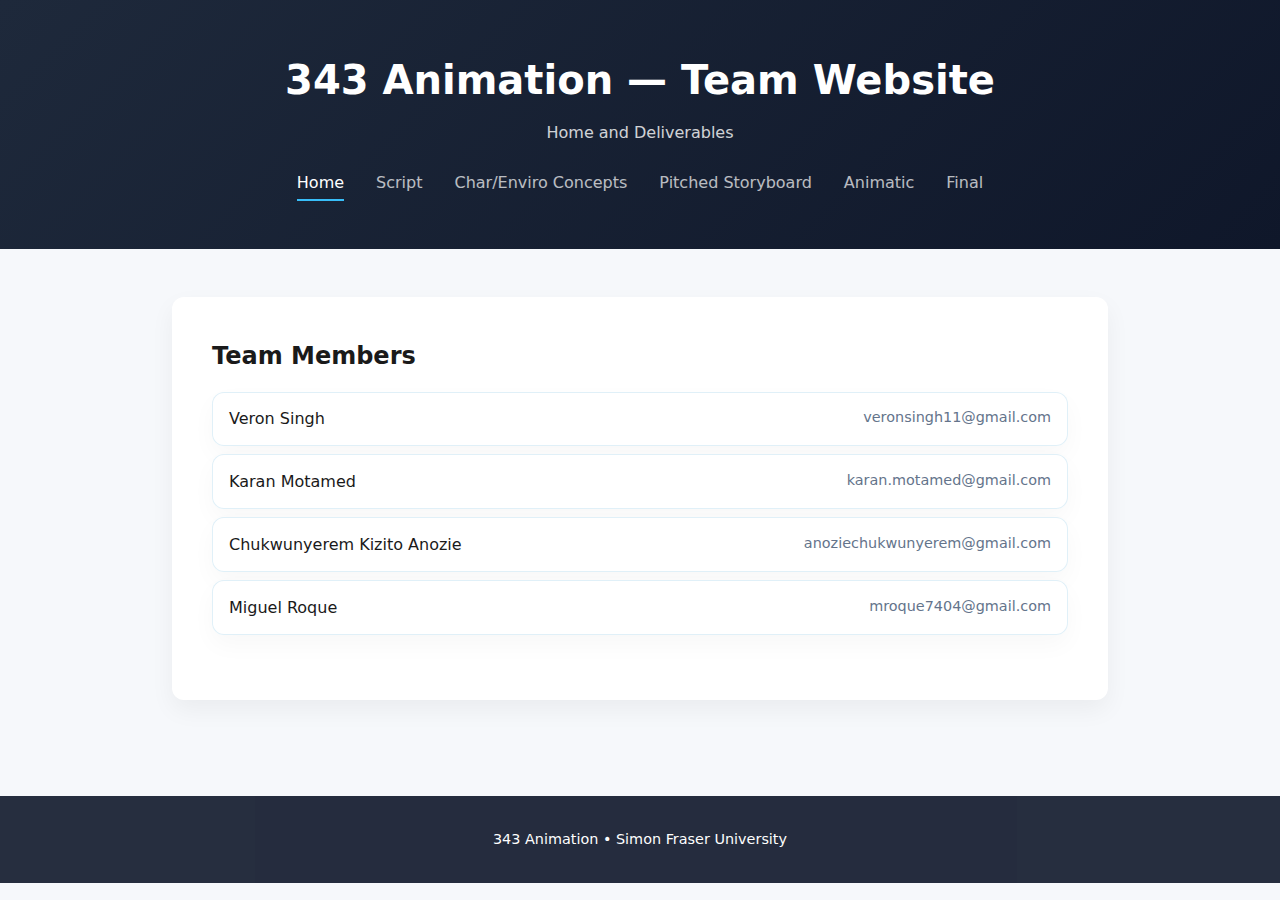
<file: index.html>
<!doctype html>
<html lang="en">
  <head>
    <meta charset="UTF-8" />
    <title>Team Website!</title>
    <link rel="stylesheet" href="styles.css" />
    <meta name="viewport" content="width=device-width, initial-scale=1" />
  </head>
  <body>
    <header class="site-header">
      <h1>343 Animation — Team Website</h1>
      <p class="subtitle">Home and Deliverables</p>
      <nav>
        <a href="index.html" class="active">Home</a>
        <a href="script.html">Script</a>
        <a href="concepts.html">Char/Enviro Concepts</a>
        <a href="storyboard.html">Pitched Storyboard</a>
        <a href="animatic.html">Animatic</a>
        <a href="final.html">Final</a>
      </nav>
    </header>

    <main class="container">
      <!-- Intro + Team Members -->
      <section class="intro">
        <h2>Team Members</h2>
        <p></p>

        <div class="member-list">
          <div class="member-item">
            Veron Singh <span class="right-email">veronsingh11@gmail.com</span>
          </div>
          <div class="member-item">
            Karan Motamed
            <span class="right-email">karan.motamed@gmail.com</span>
          </div>
          <div class="member-item">
            Chukwunyerem Kizito Anozie
            <span class="right-email">anoziechukwunyerem@gmail.com</span>
          </div>
          <div class="member-item">
            Miguel Roque <span class="right-email">mroque7404@gmail.com</span>
          </div>
        </div>

        <br />
      </section>

      <!-- Weekly Blogs -->
    </main>

    <footer>
      <p>343 Animation • Simon Fraser University</p>
    </footer>
  </body>
</html>
<!--     <section class="blog-feed">
      <h2>Posts</h2>

      <article class="blog-card">
        <h3>Week 1 — Project Concept & Vision</h3>
        <p class="blog-meta">Posted by Team • Jan 19, 2026</p>
        <p>
          This week, our team focused on establishing a clear concept and vision for our animation project. We brainstormed various ideas, themes, and styles to determine the direction we wanted to take.
        </p>
        <a href="week1.html" class="read-more">Read More →</a>
      </article>

      <article class="blog-card">
        <h3>Week 2 — Prototyping</h3>
        <p class="blog-meta">Posted by Team • Jan 2026</p>
        <p>
         sample text
        </p>
        <a href="#" class="read-more">Read More →</a>
      </article>


    </section> -->
</file>
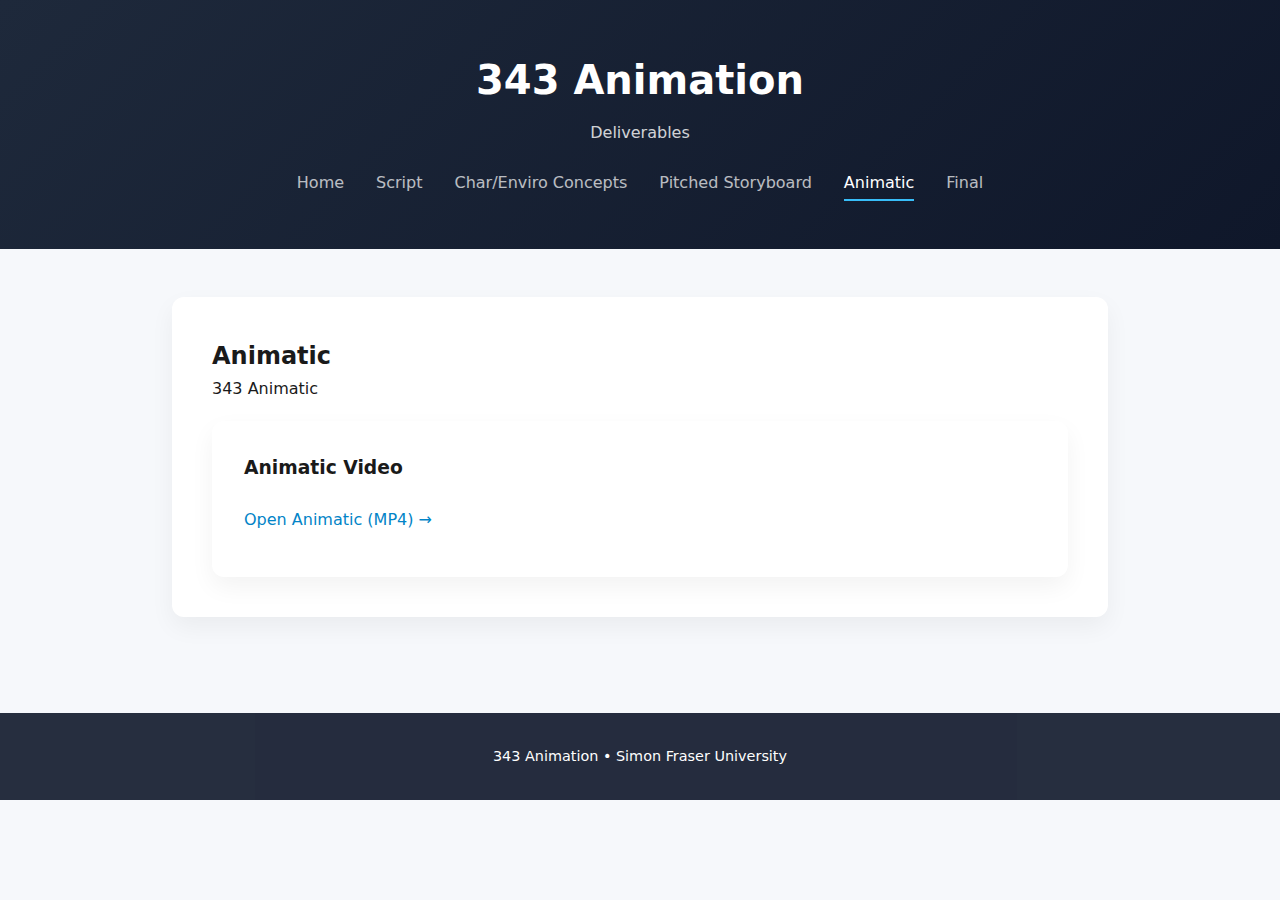
<file: animatic.html>
<!doctype html>
<html lang="en">
  <head>
    <meta charset="UTF-8" />
    <title>Animatic!</title>
    <link rel="stylesheet" href="styles.css" />
    <meta name="viewport" content="width=device-width, initial-scale=1" />
  </head>
  <body>
    <header class="site-header">
      <h1>343 Animation</h1>
      <p class="subtitle">Deliverables</p>
      <nav>
        <a href="index.html">Home</a>
        <a href="script.html">Script</a>
        <a href="concepts.html">Char/Enviro Concepts</a>
        <a href="storyboard.html">Pitched Storyboard</a>
        <a href="animatic.html" class="active">Animatic</a>
        <a href="final.html">Final</a>
      </nav>
    </header>

    <main class="container">
      <section class="intro">
        <h2>Animatic</h2>
        <p>343 Animatic</p>

        <div class="resource-grid">
          <div class="resource-card">
            <h3>Animatic Video</h3>
            <p>
              <a
                class="read-more"
                href="images/343animatic.mp4"
                target="_blank"
                rel="noopener"
                >Open Animatic (MP4) →</a
              >
            </p>
            <p style="margin-top: 0.75rem; color: #64748b"></p>
          </div>
        </div>
      </section>
    </main>

    <footer>
      <p>343 Animation • Simon Fraser University</p>
    </footer>
  </body>
</html>
</file>
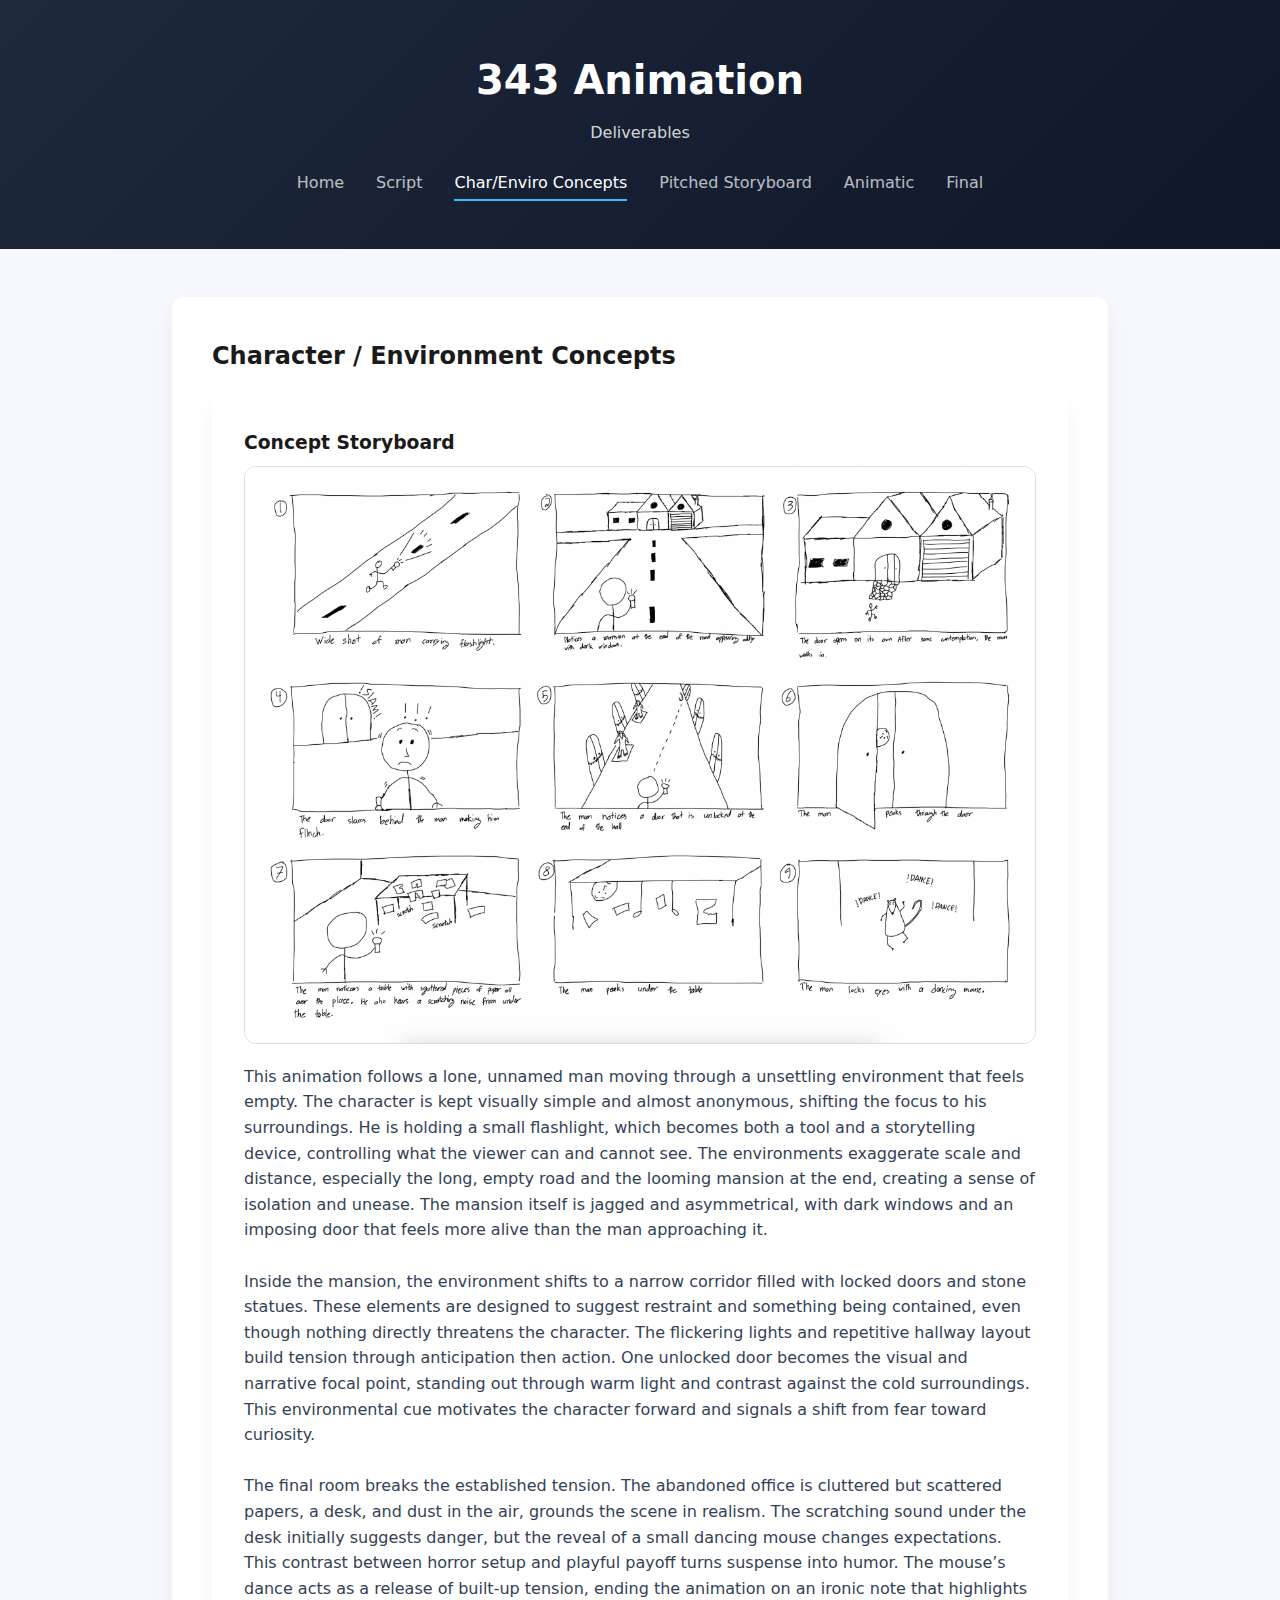
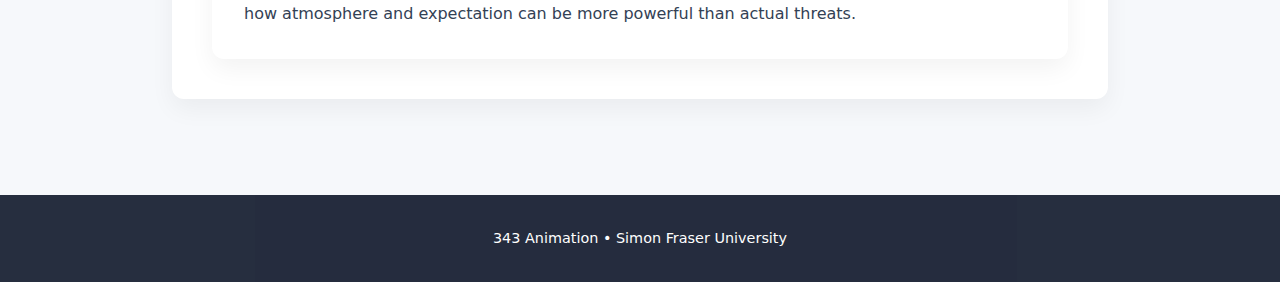
<file: concepts.html>
<!doctype html>
<html lang="en">
  <head>
    <meta charset="UTF-8" />
    <title>Char/Enviro Concepts!</title>
    <link rel="stylesheet" href="styles.css" />
    <meta name="viewport" content="width=device-width, initial-scale=1" />
  </head>
  <body>
    <header class="site-header">
      <h1>343 Animation</h1>
      <p class="subtitle">Deliverables</p>
      <nav>
        <a href="index.html">Home</a>
        <a href="script.html">Script</a>
        <a href="concepts.html" class="active">Char/Enviro Concepts</a>
        <a href="storyboard.html">Pitched Storyboard</a>
        <a href="animatic.html">Animatic</a>
        <a href="final.html">Final</a>
      </nav>
    </header>

    <main class="container">
      <section class="intro">
        <h2>Character / Environment Concepts</h2>
        <p></p>

        <div class="resource-grid">
          <div class="resource-card">
            <h3>Concept Storyboard</h3>
            <img
              src="images/conceptstoryboard.png"
              alt="Concept Storyboard"
              style="
                width: 100%;
                border-radius: 12px;
                border: 1px solid rgba(15, 23, 42, 0.15);
              "
            />
            <p style="margin-top: 0.75rem">
              This animation follows a lone, unnamed man moving through a
              unsettling environment that feels empty. The character is kept
              visually simple and almost anonymous, shifting the focus to his
              surroundings. He is holding a small flashlight, which becomes both
              a tool and a storytelling device, controlling what the viewer can
              and cannot see. The environments exaggerate scale and distance,
              especially the long, empty road and the looming mansion at the
              end, creating a sense of isolation and unease. The mansion itself
              is jagged and asymmetrical, with dark windows and an imposing door
              that feels more alive than the man approaching it.
              <br /><br />
              Inside the mansion, the environment shifts to a narrow corridor
              filled with locked doors and stone statues. These elements are
              designed to suggest restraint and something being contained, even
              though nothing directly threatens the character. The flickering
              lights and repetitive hallway layout build tension through
              anticipation then action. One unlocked door becomes the visual and
              narrative focal point, standing out through warm light and
              contrast against the cold surroundings. This environmental cue
              motivates the character forward and signals a shift from fear
              toward curiosity.
              <br /><br />
              The final room breaks the established tension. The abandoned
              office is cluttered but scattered papers, a desk, and dust in the
              air, grounds the scene in realism. The scratching sound under the
              desk initially suggests danger, but the reveal of a small dancing
              mouse changes expectations. This contrast between horror setup and
              playful payoff turns suspense into humor. The mouse’s dance acts
              as a release of built-up tension, ending the animation on an
              ironic note that highlights how atmosphere and expectation can be
              more powerful than actual threats.
            </p>
          </div>
        </div>
      </section>
    </main>

    <footer>
      <p>343 Animation • Simon Fraser University</p>
    </footer>
  </body>
</html>
</file>
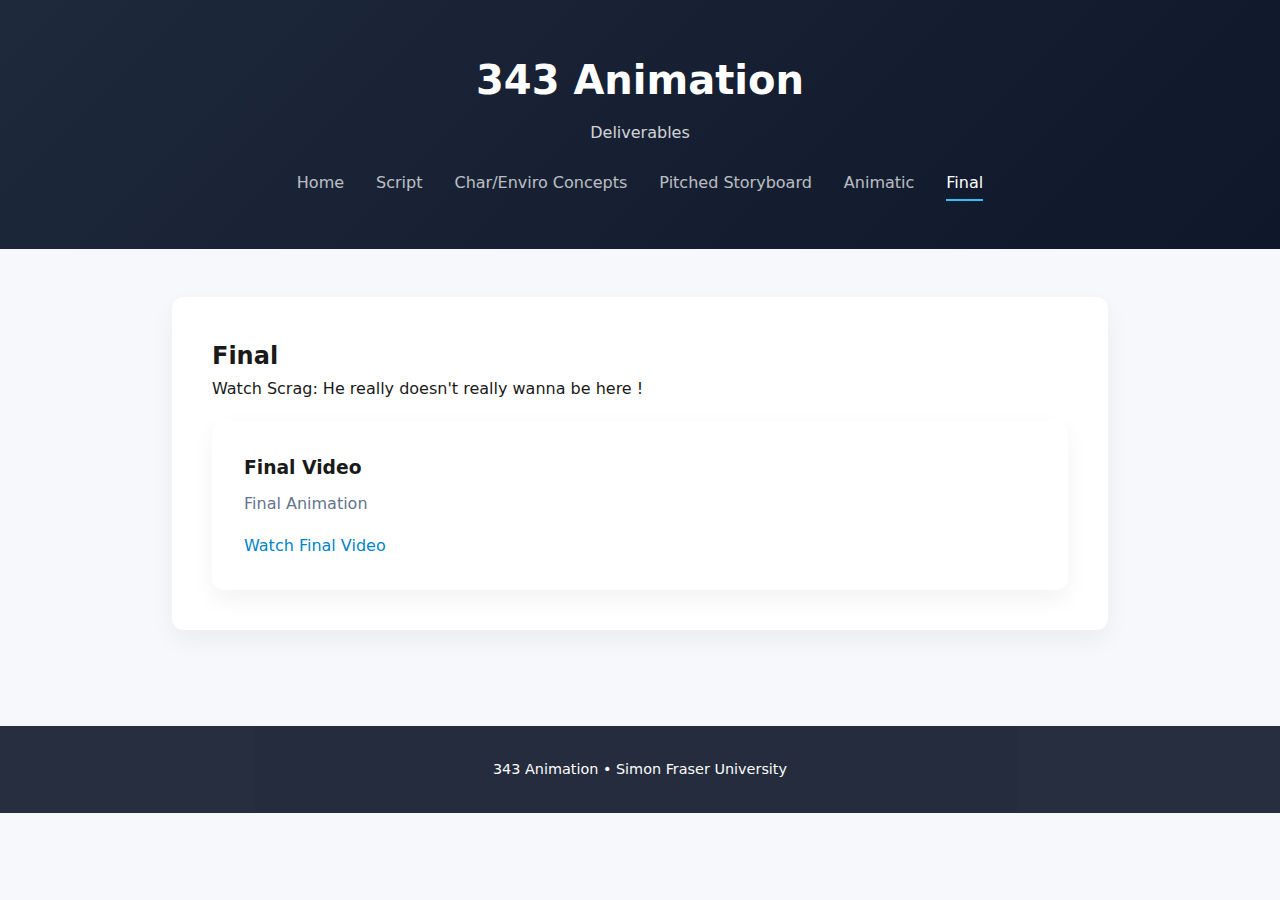
<file: final.html>
<!doctype html>
<html lang="en">
  <head>
    <meta charset="UTF-8" />
    <title>Final!</title>
    <link rel="stylesheet" href="styles.css" />
    <meta name="viewport" content="width=device-width, initial-scale=1" />
  </head>
  <body>
    <header class="site-header">
      <h1>343 Animation</h1>
      <p class="subtitle">Deliverables</p>
      <nav>
        <a href="index.html">Home</a>
        <a href="script.html">Script</a>
        <a href="concepts.html">Char/Enviro Concepts</a>
        <a href="storyboard.html">Pitched Storyboard</a>
        <a href="animatic.html">Animatic</a>
        <a href="final.html" class="active">Final</a>
      </nav>
    </header>

    <main class="container">
      <section class="intro">
        <h2>Final</h2>
        <p>Watch Scrag: He really doesn't really wanna be here !</p>

        <div class="resource-grid">
          <div class="resource-card">
            <h3>Final Video</h3>
            <p style="color: #64748b">Final Animation</p>
            <p>
              <a class="read-more" href="https://youtu.be/eGX-V6AXsGs"
                >Watch Final Video</a
              >
            </p>
          </div>
        </div>
      </section>
    </main>
  </body>

  <footer>
    <p>343 Animation • Simon Fraser University</p>
  </footer>
</html>
</file>
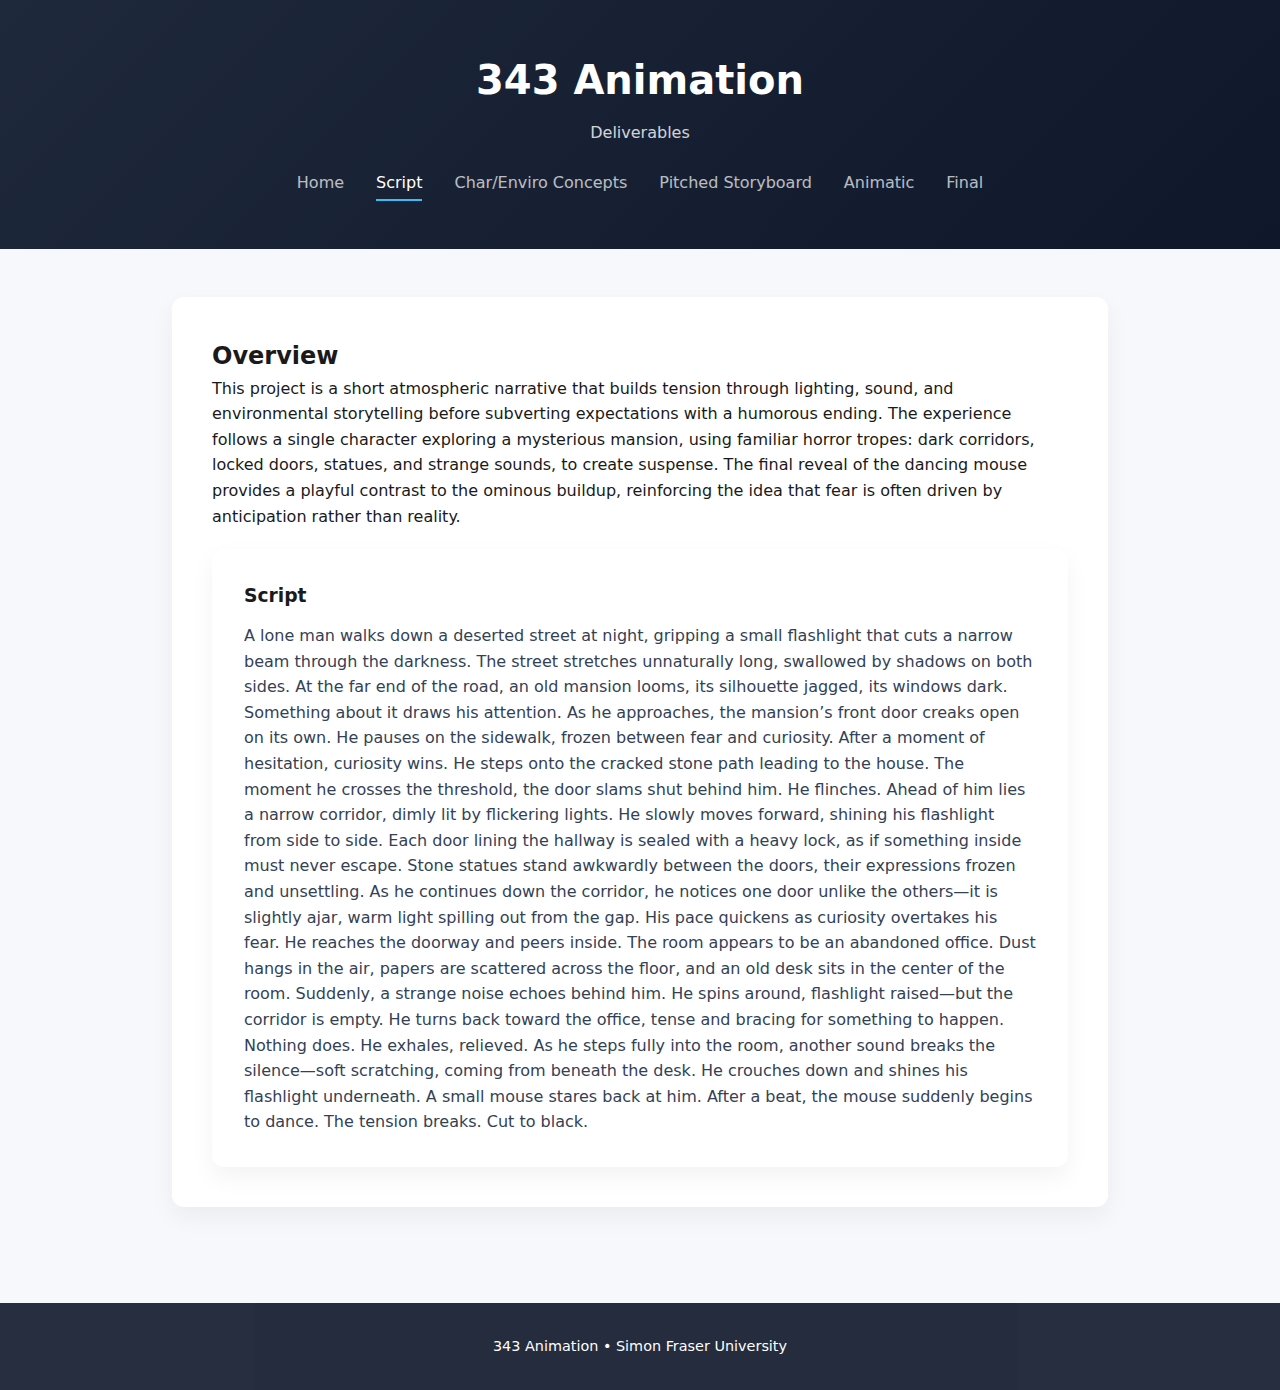
<file: script.html>
<!doctype html>
<html lang="en">
  <head>
    <meta charset="UTF-8" />
    <title>Script!</title>
    <link rel="stylesheet" href="styles.css" />
    <meta name="viewport" content="width=device-width, initial-scale=1" />
  </head>
  <body>
    <header class="site-header">
      <h1>343 Animation</h1>
      <p class="subtitle">Deliverables</p>
      <nav>
        <a href="index.html">Home</a>
        <a href="script.html" class="active">Script</a>
        <a href="concepts.html">Char/Enviro Concepts</a>
        <a href="storyboard.html">Pitched Storyboard</a>
        <a href="animatic.html">Animatic</a>
        <a href="final.html">Final</a>
      </nav>
    </header>

    <main class="container">
      <section class="intro">
        <h2>Overview</h2>
        <p>
          This project is a short atmospheric narrative that builds tension
          through lighting, sound, and environmental storytelling before
          subverting expectations with a humorous ending. The experience follows
          a single character exploring a mysterious mansion, using familiar
          horror tropes: dark corridors, locked doors, statues, and strange
          sounds, to create suspense. The final reveal of the dancing mouse
          provides a playful contrast to the ominous buildup, reinforcing the
          idea that fear is often driven by anticipation rather than reality.
        </p>

        <div class="resource-grid">
          <div class="resource-card">
            <h3>Script</h3>
            <p></p>

            <p style="margin-top: 0.75rem">
              A lone man walks down a deserted street at night, gripping a small
              flashlight that cuts a narrow beam through the darkness. The
              street stretches unnaturally long, swallowed by shadows on both
              sides. At the far end of the road, an old mansion looms, its
              silhouette jagged, its windows dark. Something about it draws his
              attention. As he approaches, the mansion’s front door creaks open
              on its own. He pauses on the sidewalk, frozen between fear and
              curiosity. After a moment of hesitation, curiosity wins. He steps
              onto the cracked stone path leading to the house. The moment he
              crosses the threshold, the door slams shut behind him. He
              flinches. Ahead of him lies a narrow corridor, dimly lit by
              flickering lights. He slowly moves forward, shining his flashlight
              from side to side. Each door lining the hallway is sealed with a
              heavy lock, as if something inside must never escape. Stone
              statues stand awkwardly between the doors, their expressions
              frozen and unsettling. As he continues down the corridor, he
              notices one door unlike the others—it is slightly ajar, warm light
              spilling out from the gap. His pace quickens as curiosity
              overtakes his fear. He reaches the doorway and peers inside. The
              room appears to be an abandoned office. Dust hangs in the air,
              papers are scattered across the floor, and an old desk sits in the
              center of the room. Suddenly, a strange noise echoes behind him.
              He spins around, flashlight raised—but the corridor is empty. He
              turns back toward the office, tense and bracing for something to
              happen. Nothing does. He exhales, relieved. As he steps fully into
              the room, another sound breaks the silence—soft scratching, coming
              from beneath the desk. He crouches down and shines his flashlight
              underneath. A small mouse stares back at him. After a beat, the
              mouse suddenly begins to dance. The tension breaks. Cut to black.
            </p>
          </div>
        </div>
      </section>
    </main>

    <footer>
      <p>343 Animation • Simon Fraser University</p>
    </footer>
  </body>
</html>
</file>
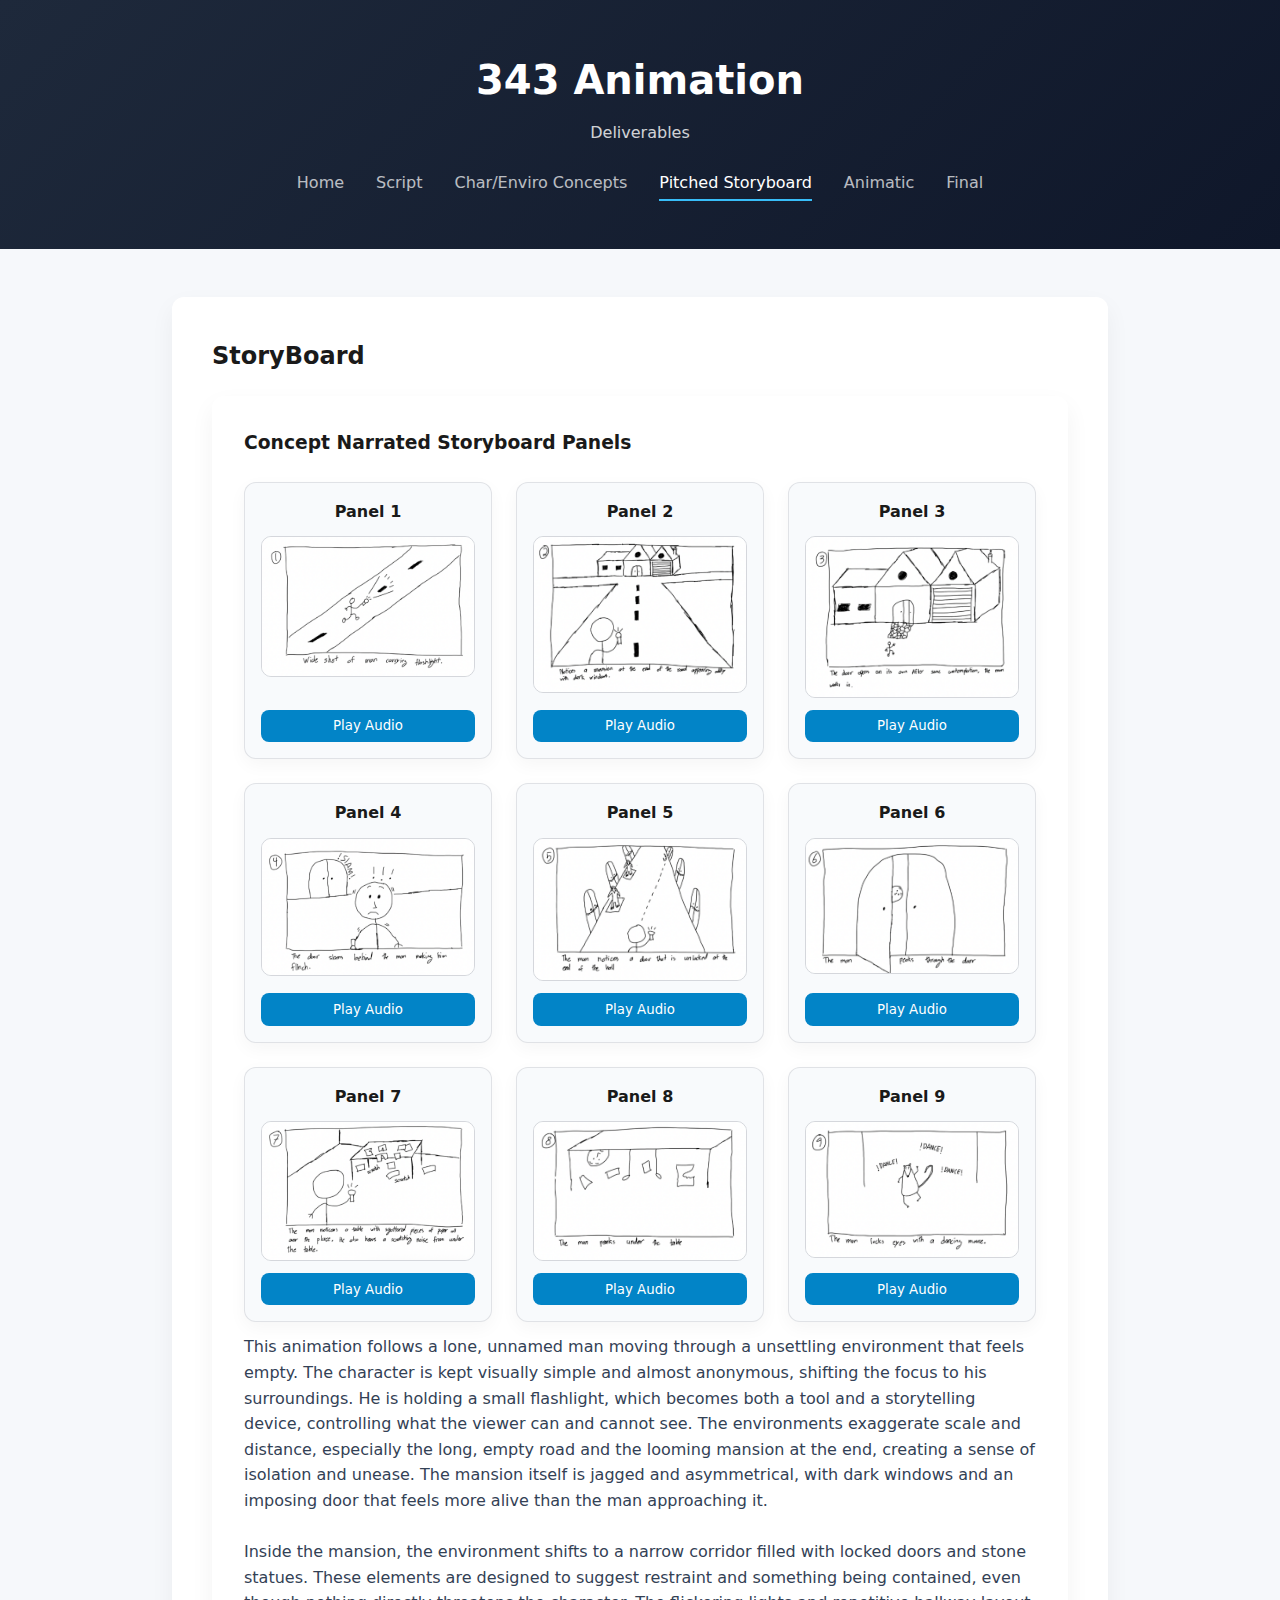
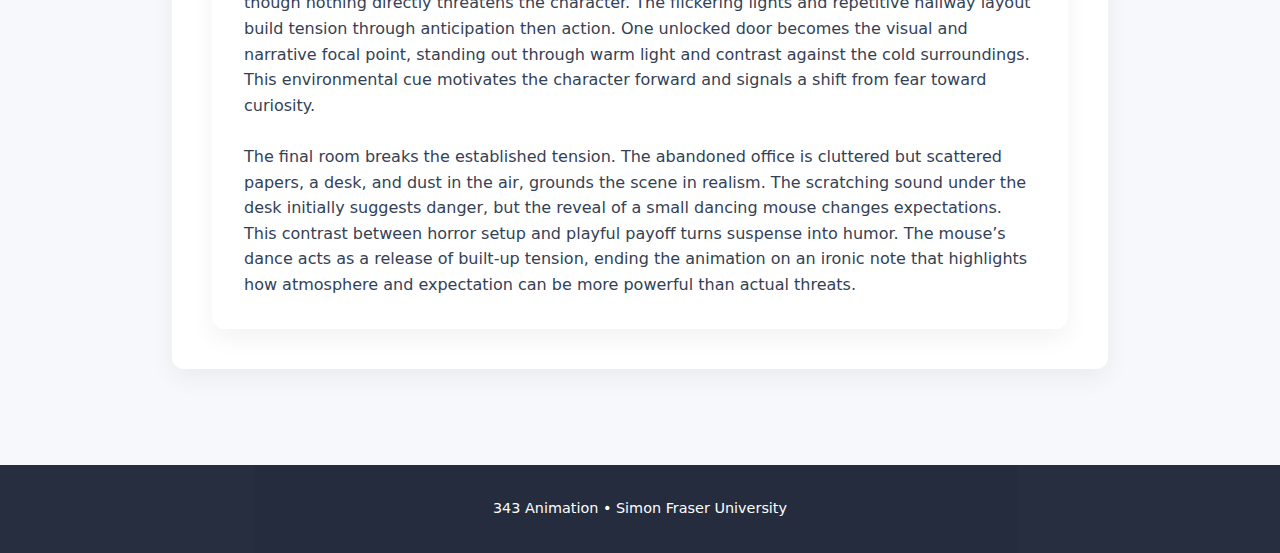
<file: storyboard.html>
<!doctype html>
<html lang="en">
  <head>
    <meta charset="UTF-8" />
    <title>Pitched Storyboard!</title>
    <link rel="stylesheet" href="styles.css" />
    <meta name="viewport" content="width=device-width, initial-scale=1" />
  </head>
  <body>
    <header class="site-header">
      <h1>343 Animation</h1>
      <p class="subtitle">Deliverables</p>
      <nav>
        <a href="index.html">Home</a>
        <a href="script.html">Script</a>
        <a href="concepts.html">Char/Enviro Concepts</a>
        <a href="storyboard.html" class="active">Pitched Storyboard</a>
        <a href="animatic.html">Animatic</a>
        <a href="final.html">Final</a>
      </nav>
    </header>

    <main class="container">
      <section class="intro">
        <h2>StoryBoard</h2>
        <p></p>

        <div class="resource-grid">
          <div class="resource-card">
            <h3>Concept Narrated Storyboard Panels</h3>

            <div class="audio-grid">
              <!-- Panel 1 -->
              <div class="audio-card">
                <h4>Panel 1</h4>
                <img
                  src="images/sb1.png"
                  alt="Storyboard Panel 1"
                  class="panel-image"
                />
                <button onclick="playAudio(1)">Play Audio</button>
                <audio id="audio1" src="audio/Scene 1.m4a"></audio>
              </div>

              <!-- Panel 2 -->
              <div class="audio-card">
                <h4>Panel 2</h4>
                <img
                  src="images/sb2.png"
                  alt="Storyboard Panel 2"
                  class="panel-image"
                />
                <button onclick="playAudio(2)">Play Audio</button>
                <audio id="audio2" src="audio/Scene 2.m4a"></audio>
              </div>

              <!-- Panel 3 -->
              <div class="audio-card">
                <h4>Panel 3</h4>
                <img
                  src="images/sb3.png"
                  alt="Storyboard Panel 3"
                  class="panel-image"
                />
                <button onclick="playAudio(3)">Play Audio</button>
                <audio id="audio3" src="audio/Scene 3.m4a"></audio>
              </div>

              <!-- Panel 4 -->
              <div class="audio-card">
                <h4>Panel 4</h4>
                <img
                  src="images/sb4.png"
                  alt="Storyboard Panel 4"
                  class="panel-image"
                />
                <button onclick="playAudio(4)">Play Audio</button>
                <audio id="audio4" src="audio/Scene 4.m4a"></audio>
              </div>

              <!-- Panel 5 -->
              <div class="audio-card">
                <h4>Panel 5</h4>
                <img
                  src="images/sb5.png"
                  alt="Storyboard Panel 5"
                  class="panel-image"
                />
                <button onclick="playAudio(5)">Play Audio</button>
                <audio id="audio5" src="audio/Scene 5.m4a"></audio>
              </div>

              <!-- Panel 6 -->
              <div class="audio-card">
                <h4>Panel 6</h4>
                <img
                  src="images/sb6.png"
                  alt="Storyboard Panel 6"
                  class="panel-image"
                />
                <button onclick="playAudio(6)">Play Audio</button>
                <audio id="audio6" src="audio/Scene 6.m4a"></audio>
              </div>

              <!-- Panel 7 -->
              <div class="audio-card">
                <h4>Panel 7</h4>
                <img
                  src="images/sb7.png"
                  alt="Storyboard Panel 7"
                  class="panel-image"
                />
                <button onclick="playAudio(7)">Play Audio</button>
                <audio id="audio7" src="audio/Scene 7.m4a"></audio>
              </div>

              <!-- Panel 8 -->
              <div class="audio-card">
                <h4>Panel 8</h4>
                <img
                  src="images/sb8.png"
                  alt="Storyboard Panel 8"
                  class="panel-image"
                />
                <button onclick="playAudio(8)">Play Audio</button>
                <audio id="audio8" src="audio/Scene 8.m4a"></audio>
              </div>

              <!-- Panel 9 -->
              <div class="audio-card">
                <h4>Panel 9</h4>
                <img
                  src="images/sb9.png"
                  alt="Storyboard Panel 9"
                  class="panel-image"
                />
                <button onclick="playAudio(9)">Play Audio</button>
                <audio id="audio9" src="audio/Scene 9.m4a"></audio>
              </div>
            </div>

            <p style="margin-top: 0.75rem">
              This animation follows a lone, unnamed man moving through a
              unsettling environment that feels empty. The character is kept
              visually simple and almost anonymous, shifting the focus to his
              surroundings. He is holding a small flashlight, which becomes both
              a tool and a storytelling device, controlling what the viewer can
              and cannot see. The environments exaggerate scale and distance,
              especially the long, empty road and the looming mansion at the
              end, creating a sense of isolation and unease. The mansion itself
              is jagged and asymmetrical, with dark windows and an imposing door
              that feels more alive than the man approaching it.
              <br /><br />
              Inside the mansion, the environment shifts to a narrow corridor
              filled with locked doors and stone statues. These elements are
              designed to suggest restraint and something being contained, even
              though nothing directly threatens the character. The flickering
              lights and repetitive hallway layout build tension through
              anticipation then action. One unlocked door becomes the visual and
              narrative focal point, standing out through warm light and
              contrast against the cold surroundings. This environmental cue
              motivates the character forward and signals a shift from fear
              toward curiosity.
              <br /><br />
              The final room breaks the established tension. The abandoned
              office is cluttered but scattered papers, a desk, and dust in the
              air, grounds the scene in realism. The scratching sound under the
              desk initially suggests danger, but the reveal of a small dancing
              mouse changes expectations. This contrast between horror setup and
              playful payoff turns suspense into humor. The mouse’s dance acts
              as a release of built-up tension, ending the animation on an
              ironic note that highlights how atmosphere and expectation can be
              more powerful than actual threats.
            </p>
          </div>
        </div>
      </section>
    </main>

    <footer>
      <p>343 Animation • Simon Fraser University</p>
    </footer>

    <script>
      function playAudio(num) {
        const audio = document.getElementById("audio" + num);

        // Pause all other audio first
        document.querySelectorAll("audio").forEach((a) => {
          if (a !== audio) {
            a.pause();
            a.currentTime = 0;
          }
        });

        audio.play();
      }
    </script>
  </body>
</html>
</file>
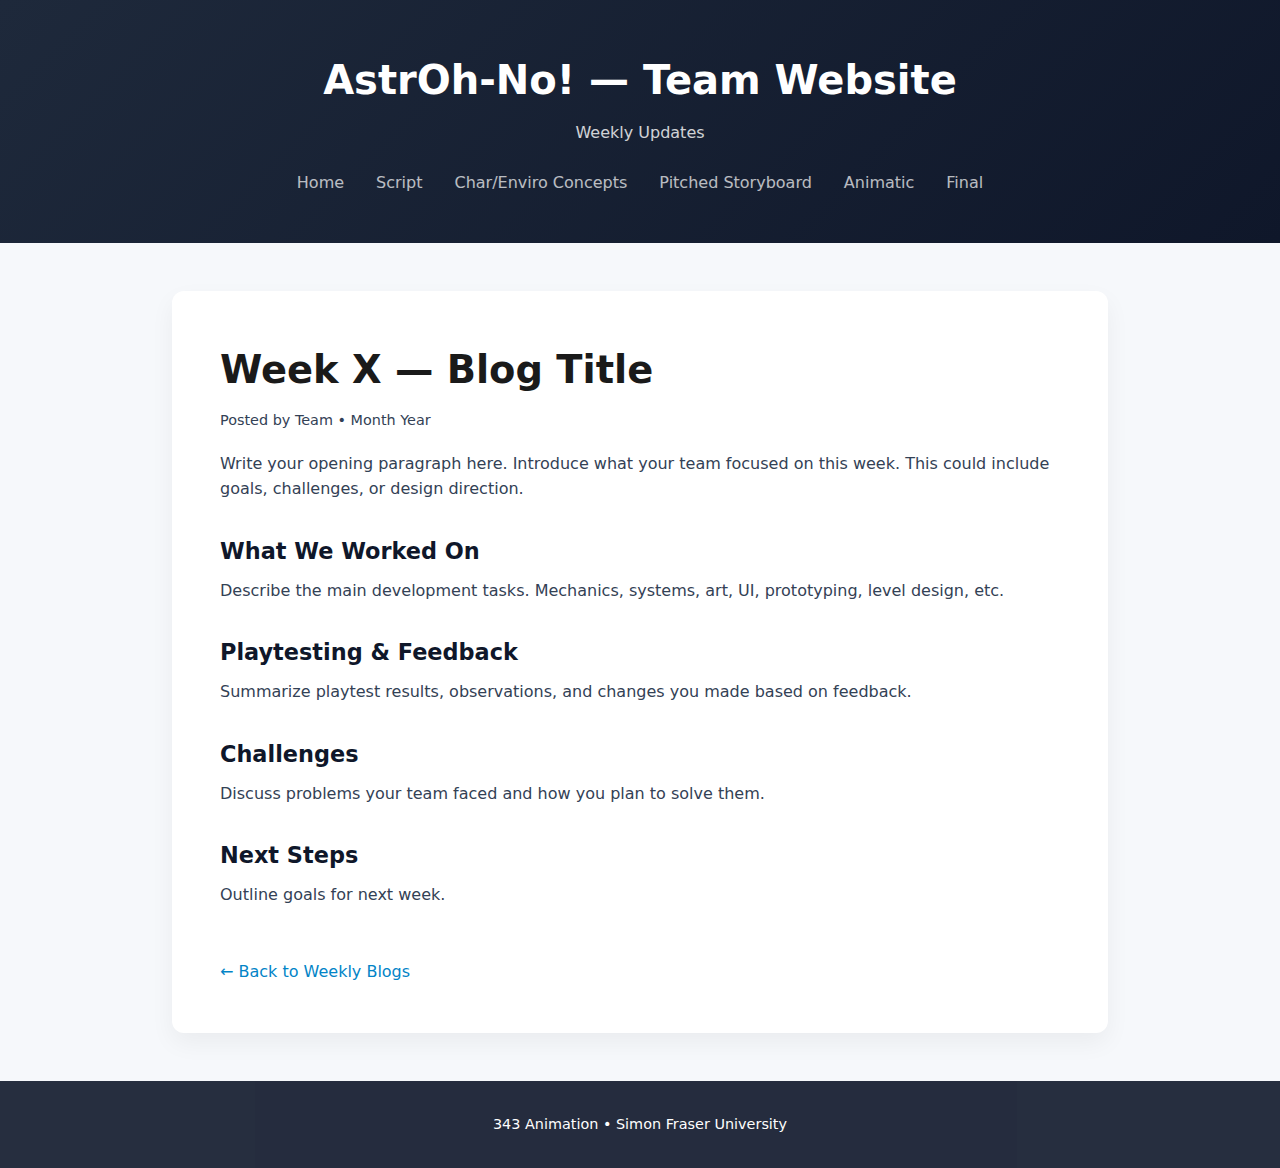
<file: week-template.html>
<!DOCTYPE html>
<html lang="en">
<head>
  <meta charset="UTF-8" />
  <title>Week X — Blog Title</title>
  <link rel="stylesheet" href="styles.css" />
  <meta name="viewport" content="width=device-width, initial-scale=1.0" />
</head>
<body>

  <header class="site-header">
    <h1>AstrOh-No! — Team Website</h1>
    <p class="subtitle">Weekly Updates</p>
    <nav>
      <a href="index.html">Home</a>
      <a href="script.html">Script</a>
      <a href="concepts.html">Char/Enviro Concepts</a>
      <a href="storyboard.html">Pitched Storyboard</a>
      <a href="animatic.html">Animatic</a>
      <a href="final.html">Final</a>
    </nav>
  </header>

  <main class="container">

    <article class="full-blog">

      <h2>Week X — Blog Title</h2>
      <p class="blog-meta">Posted by Team • Month Year</p>

      <p>
        Write your opening paragraph here. Introduce what your team focused on this week.
        This could include goals, challenges, or design direction.
      </p>

      <h3>What We Worked On</h3>
      <p>
        Describe the main development tasks. Mechanics, systems, art, UI, prototyping,
        level design, etc.
      </p>

      <h3>Playtesting & Feedback</h3>
      <p>
        Summarize playtest results, observations, and changes you made based on feedback.
      </p>

      <h3>Challenges</h3>
      <p>
        Discuss problems your team faced and how you plan to solve them.
      </p>

      <h3>Next Steps</h3>
      <p>
        Outline goals for next week.
      </p>

      <a href="index.html" class="back-link">← Back to Weekly Blogs</a>

    </article>

  </main>

  <footer>
    <p>343 Animation • Simon Fraser University</p>
  </footer>

</body>
</html>
</file>
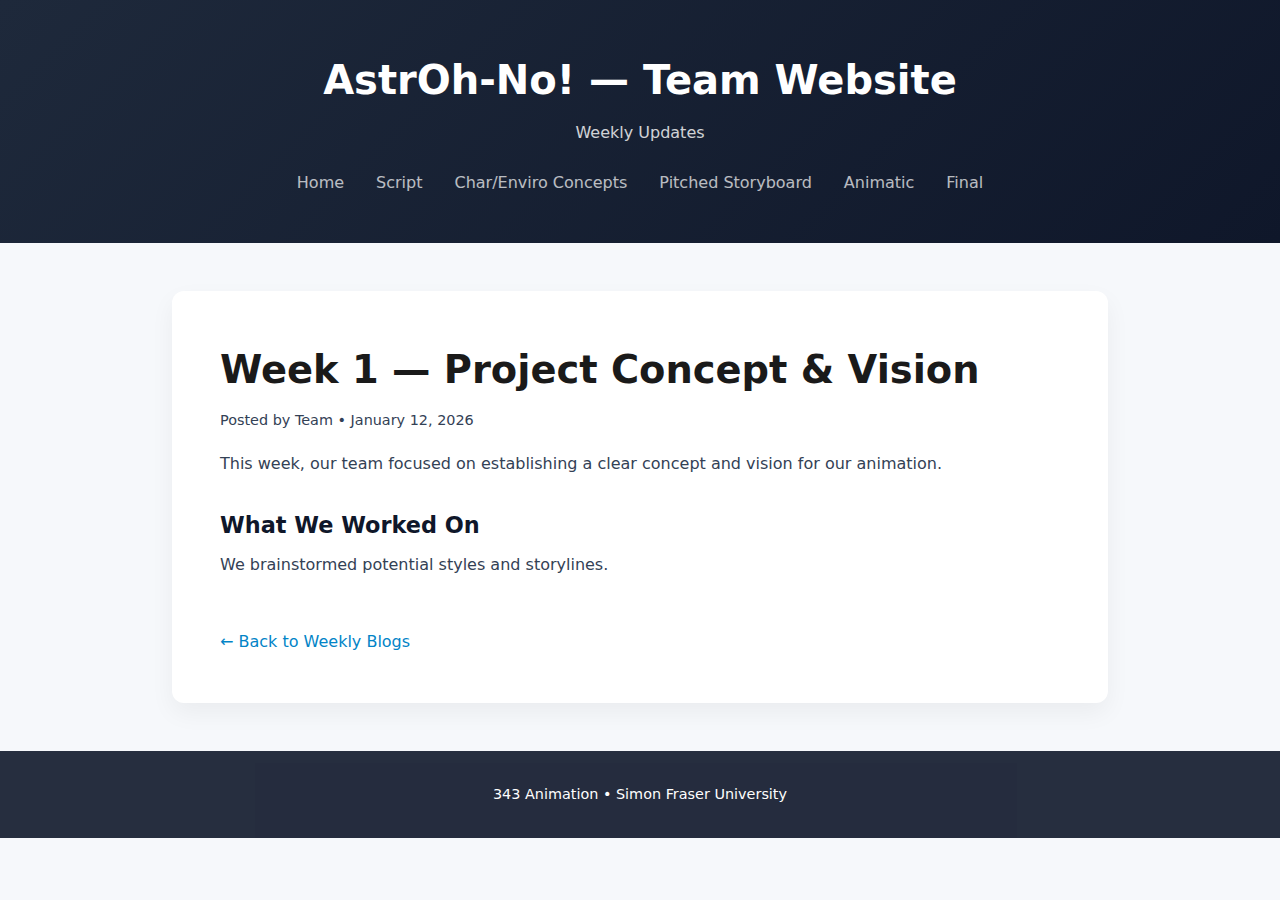
<file: week1.html>
<!DOCTYPE html>
<html lang="en">
<head>
  <meta charset="UTF-8" />
  <title>Week 1 — Project Concept & Vision</title>
  <link rel="stylesheet" href="styles.css" />
  <meta name="viewport" content="width=device-width, initial-scale=1" />
</head>
<body>

  <header class="site-header">
    <h1>AstrOh-No! — Team Website</h1>
    <p class="subtitle">Weekly Updates</p>
    <nav>
      <a href="index.html">Home</a>
      <a href="script.html">Script</a>
      <a href="concepts.html">Char/Enviro Concepts</a>
      <a href="storyboard.html">Pitched Storyboard</a>
      <a href="animatic.html">Animatic</a>
      <a href="final.html">Final</a>
    </nav>
  </header>

  <main class="container">

    <article class="full-blog">

      <h2>Week 1 — Project Concept & Vision</h2>
      <p class="blog-meta">Posted by Team • January 12, 2026</p>

      <p>
        This week, our team focused on establishing a clear concept and vision for our animation.
      </p>

      <h3>What We Worked On</h3>
      <p>We brainstormed potential styles and storylines.</p>

      <a href="index.html" class="back-link">← Back to Weekly Blogs</a>

    </article>

  </main>

  <footer>
    <p>343 Animation • Simon Fraser University</p>
  </footer>

</body>
</html>
</file>
<file: styles.css>
/* Reset */
* {
  margin: 0;
  padding: 0;
  box-sizing: border-box;
  font-family: "Inter", system-ui, sans-serif;
}

body {
  background: #f6f8fb;
  color: #1a1a1a;
  line-height: 1.6;
}

/* Header */
.site-header {
  background: linear-gradient(135deg, #1e293b, #0f172a);
  color: white;
  padding: 3rem 2rem;
  text-align: center;
}

.site-header h1 {
  font-size: 2.5rem;
  margin-bottom: 0.5rem;
}

.subtitle {
  opacity: 0.8;
  margin-bottom: 1.5rem;
}

nav {
  display: flex;
  justify-content: center;
  gap: 2rem;
  flex-wrap: wrap;
}

nav a {
  color: white;
  text-decoration: none;
  font-weight: 500;
  opacity: 0.7;
  transition: 0.3s;
}

nav a:hover,
nav a.active {
  opacity: 1;
  border-bottom: 2px solid #38bdf8;
  padding-bottom: 0.25rem;
}

/* Layout */
.container {
  max-width: 1000px;
  margin: auto;
  padding: 3rem 2rem;
}

/* Intro */
.intro {
  background: white;
  padding: 2.5rem;
  border-radius: 12px;
  box-shadow: 0 10px 25px rgba(0, 0, 0, 0.05);
  margin-bottom: 3rem;
}

/* Blog Feed */
.blog-feed h2 {
  margin-bottom: 2rem;
  font-size: 2rem;
}

.blog-card {
  background: white;
  padding: 2rem;
  border-radius: 12px;
  margin-bottom: 2rem;
  box-shadow: 0 10px 25px rgba(0, 0, 0, 0.05);
  transition: transform 0.2s ease;
}

.blog-card:hover {
  transform: translateY(-4px);
}

.blog-card h3 {
  margin-bottom: 0.5rem;
}

.blog-meta {
  font-size: 0.9rem;
  color: #64748b;
  margin-bottom: 1rem;
}

.blog-image {
  max-width: 100%;
  border-radius: 0.75rem;
  margin: 1.5rem 0;
}

.read-more {
  display: inline-block;
  margin-top: 1rem;
  color: #0284c7;
  text-decoration: none;
  font-weight: 500;
}

.read-more:hover {
  text-decoration: underline;
}

/* Team Blogs */
.team-blogs h2 {
  margin-bottom: 2rem;
  font-size: 2rem;
}

.team-grid {
  display: grid;
  grid-template-columns: repeat(auto-fit, minmax(220px, 1fr));
  gap: 2rem;
}

.team-card {
  background: white;
  padding: 2rem;
  border-radius: 12px;
  box-shadow: 0 10px 25px rgba(0, 0, 0, 0.05);
  text-align: center;
}

.team-card h3 {
  margin-bottom: 0.5rem;
}

.team-card p {
  color: #64748b;
  margin-bottom: 1rem;
}

.team-card a {
  color: #0284c7;
  text-decoration: none;
  font-weight: 500;
}

.team-card a:hover {
  text-decoration: underline;
}

/* Footer */
footer {
  background: #0f172a;
  color: white;
  text-align: center;
  padding: 2rem;
  opacity: 0.9;
  font-size: 0.9rem;
}

/* Member list on Home */
.member-list {
  margin-top: 1rem;
  display: grid;
  gap: 0.5rem;
}

.member-item {
  background: rgba(255, 255, 255, 0.85);
  border: 1px solid rgba(2, 132, 199, 0.12);
  padding: 0.85rem 1rem;
  border-radius: 12px;
  box-shadow: 0 10px 25px rgba(0, 0, 0, 0.03);
}

.member-item a {
  color: #0284c7;
  text-decoration: none;
}

.member-item a:hover {
  text-decoration: underline;
}

/* Resource pages (Script / Concepts etc.) */
.resource-grid {
  display: grid;
  grid-template-columns: repeat(auto-fit, minmax(260px, 1fr));
  gap: 1.5rem;
  margin-top: 1.25rem;
}

.resource-card {
  background: white;
  padding: 2rem;
  border-radius: 12px;
  box-shadow: 0 10px 25px rgba(0, 0, 0, 0.05);
}

.resource-card h3 {
  margin-bottom: 0.5rem;
}

.resource-card p {
  color: #334155;
}

/* Full Blog Page */
.full-blog {
  background: white;
  padding: 3rem;
  border-radius: 12px;
  box-shadow: 0 10px 25px rgba(0, 0, 0, 0.05);
}

.full-blog h2 {
  font-size: 2.4rem;
  margin-bottom: 0.5rem;
}

.full-blog h3 {
  margin-top: 2rem;
  margin-bottom: 0.5rem;
  font-size: 1.4rem;
  color: #0f172a;
}

.full-blog p {
  margin-bottom: 1.2rem;
  color: #334155;
}

.back-link {
  display: inline-block;
  margin-top: 2rem;
  color: #0284c7;
  font-weight: 500;
  text-decoration: none;
}

.back-link:hover {
  text-decoration: underline;
}

.right-email {
  float: right;
  font-weight: normal;
  color: #64748b;
  font-size: 0.9rem;
}

/* ===============================
   Concepts Page Custom Layout
=================================*/

.concepts-layout h2 {
  font-size: 2rem;
  margin-bottom: 1.5rem;
}

.concept-row {
  display: grid;
  grid-template-columns: 1.3fr 1fr;
  gap: 2rem;
  margin-bottom: 2.5rem;
  align-items: start;
}

.concept-large img {
  width: 100%;
  border-radius: 12px;
  border: 1px solid rgba(15, 23, 42, 0.15);
}

.concept-text p {
  margin-bottom: 1rem;
  color: #334155;
}

.concept-small-grid {
  display: grid;
  grid-template-columns: repeat(auto-fit, minmax(220px, 1fr));
  gap: 2rem;
  margin-bottom: 3rem;
}

.concept-small img {
  width: 100%;
  border-radius: 12px;
  border: 1px solid rgba(15, 23, 42, 0.15);
  margin-bottom: 0.75rem;
}

.concept-small p {
  font-size: 0.9rem;
  color: #475569;
}

.env-title {
  margin-top: 2rem;
}

.env-description {
  margin-bottom: 2rem;
  color: #334155;
  max-width: 750px;
}

/* Responsive */
@media (max-width: 800px) {
  .concept-row {
    grid-template-columns: 1fr;
  }
}

/* ===============================
   Storyboard Audio Grid
=================================*/

.audio-grid {
  display: grid;
  grid-template-columns: repeat(3, 1fr);
  gap: 1.5rem;
  margin-top: 1.5rem;
}

.audio-card {
  background: #f8fafc;
  border-radius: 12px;
  padding: 1.25rem;
  text-align: center;
  border: 1px solid rgba(15, 23, 42, 0.1);
  box-shadow: 0 6px 18px rgba(0, 0, 0, 0.04);
}

.audio-card h4 {
  margin-bottom: 0.75rem;
}

.audio-card button {
  background: #0284c7;
  color: white;
  border: none;
  padding: 0.55rem 1rem;
  border-radius: 8px;
  font-weight: 500;
  cursor: pointer;
  transition: 0.2s ease;
}

.audio-card button:hover {
  background: #0369a1;
}

/* Responsive */
@media (max-width: 700px) {
  .audio-grid {
    grid-template-columns: repeat(2, 1fr);
  }
}

@media (max-width: 450px) {
  .audio-grid {
    grid-template-columns: 1fr;
  }
}

/* ===============================
   Storyboard Panel Images
=================================*/

.panel-image {
  width: 100%;
  border-radius: 10px;
  margin-bottom: 0.75rem;
  border: 1px solid rgba(15, 23, 42, 0.15);
  object-fit: cover;
}

/* Make cards slightly taller & balanced */
.audio-card {
  background: #f8fafc;
  border-radius: 12px;
  padding: 1rem;
  text-align: center;
  border: 1px solid rgba(15, 23, 42, 0.1);
  box-shadow: 0 6px 18px rgba(0, 0, 0, 0.04);
  display: flex;
  flex-direction: column;
}

.audio-card button {
  margin-top: auto; /* pushes button to bottom */
  background: #0284c7;
  color: white;
  border: none;
  padding: 0.55rem 1rem;
  border-radius: 8px;
  font-weight: 500;
  cursor: pointer;
  transition: 0.2s ease;
}

.audio-card button:hover {
  background: #0369a1;
}
</file>
